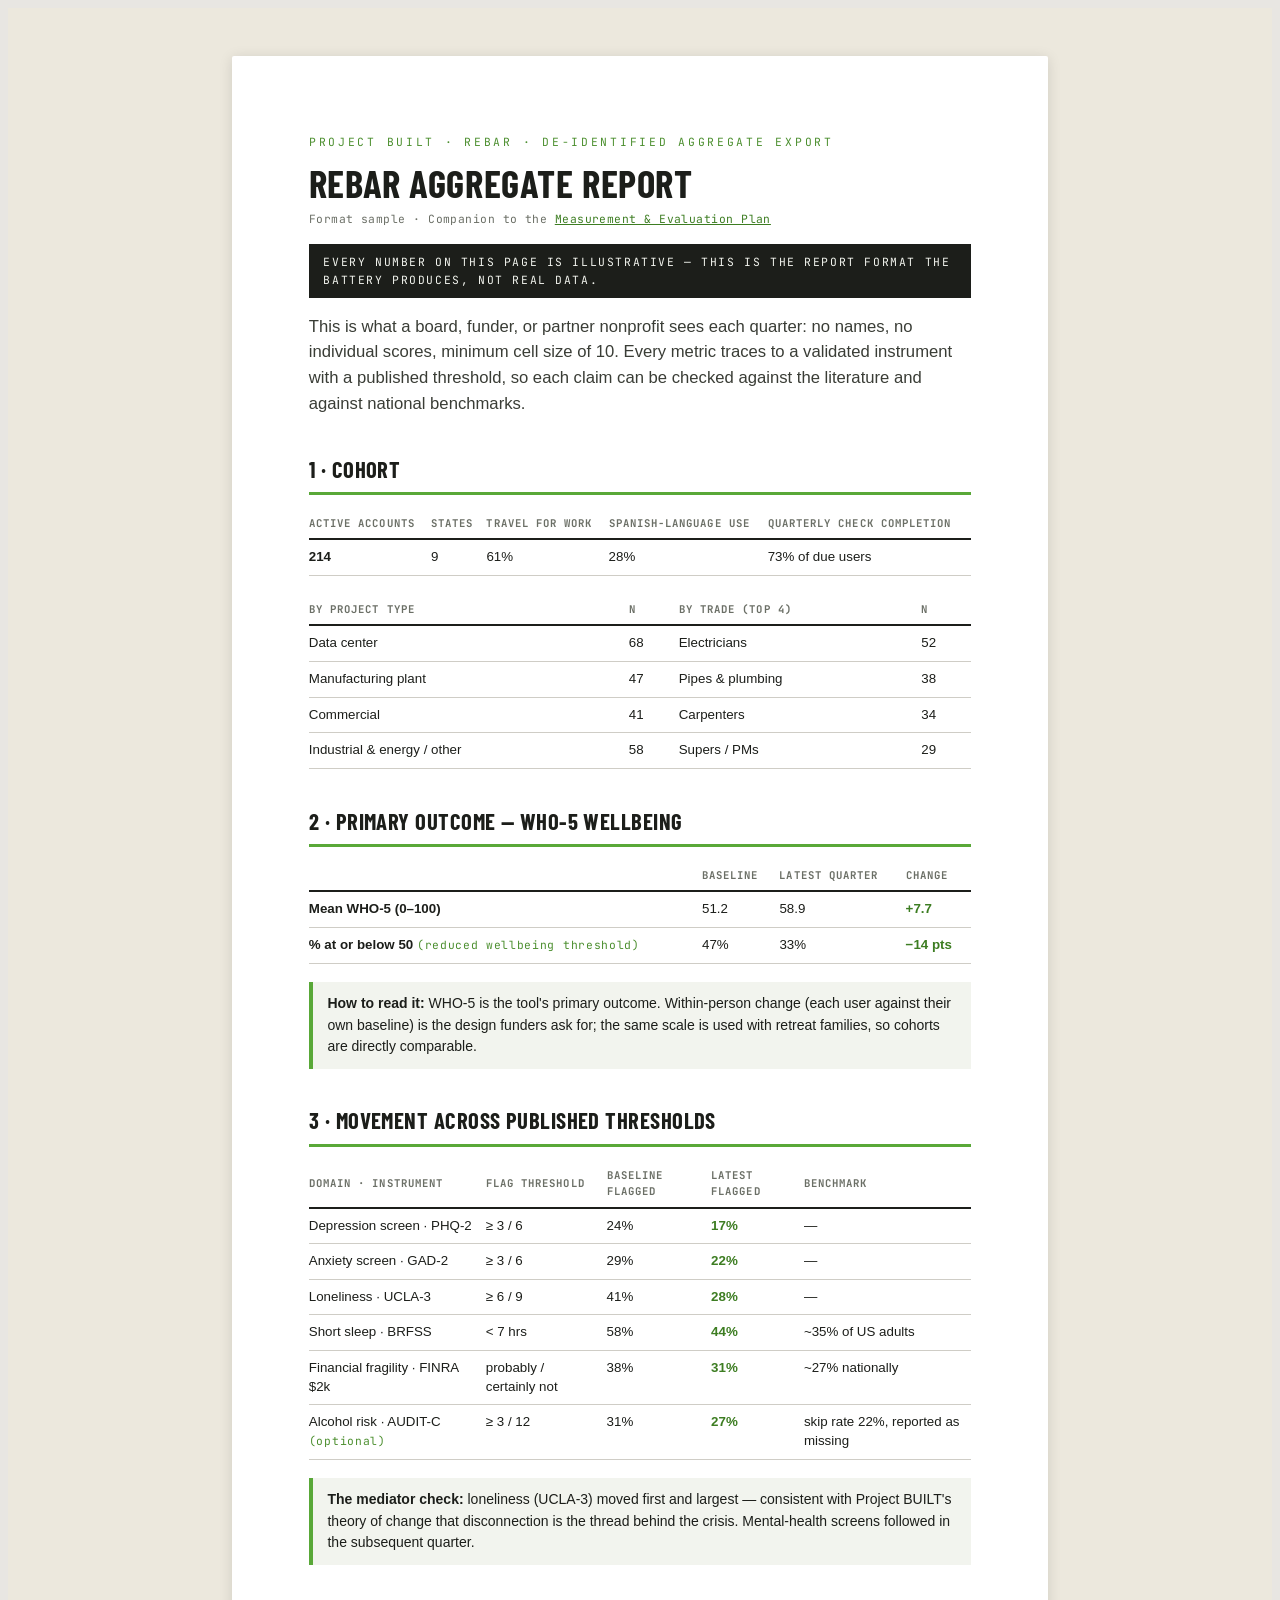
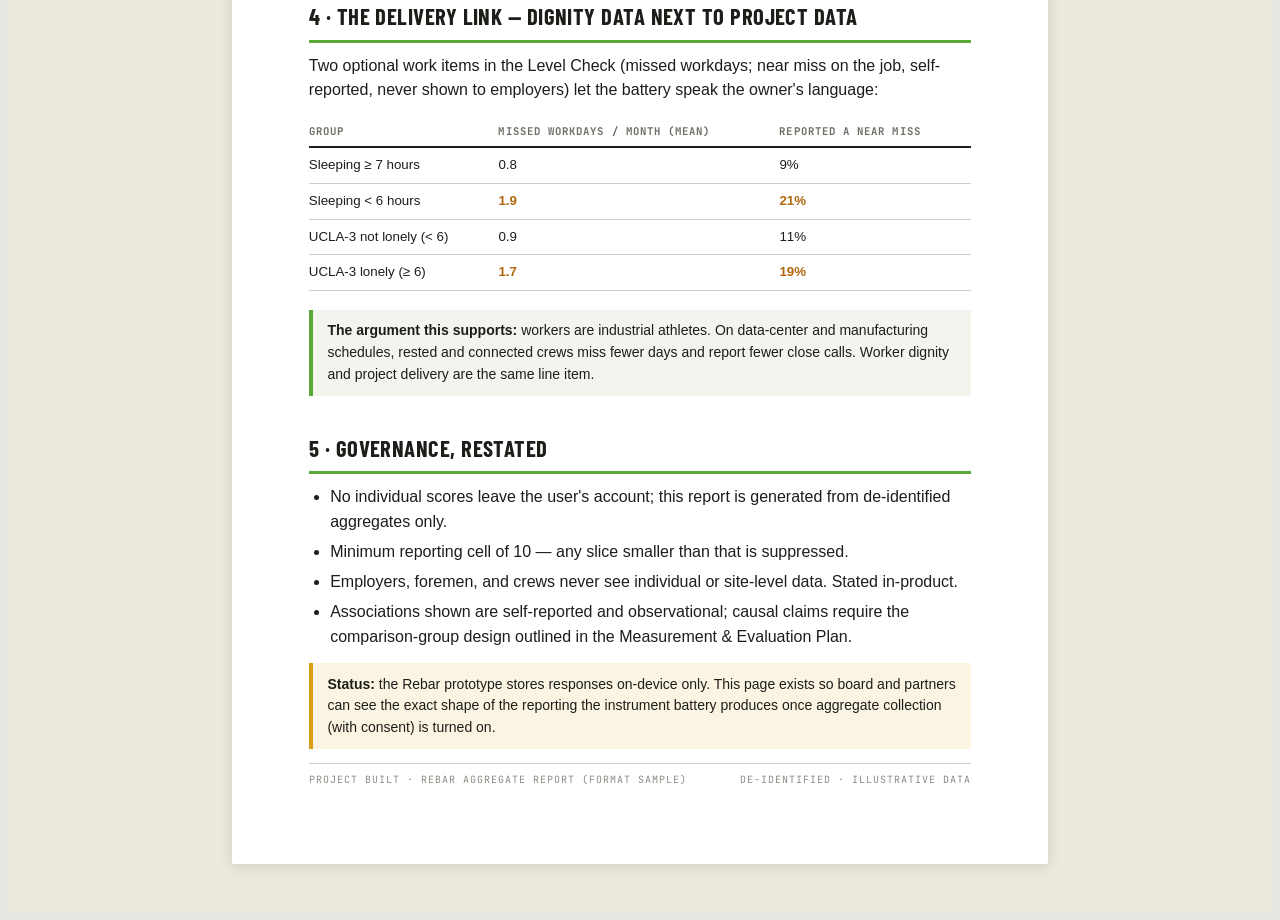
<file: Rebar Board Report.html>
<!DOCTYPE html>
<html lang="en">
<head>
<meta charset="UTF-8" />
<meta name="viewport" content="width=device-width, initial-scale=1.0" />
<title>Rebar Aggregate Report — Project BUILT</title>
<link rel="preconnect" href="https://fonts.googleapis.com" />
<link rel="preconnect" href="https://fonts.gstatic.com" crossorigin="" />
<link href="https://fonts.googleapis.com/css2?family=Barlow+Condensed:wght@600;700&family=Barlow:wght@400;500;600;700&family=JetBrains+Mono:wght@400;500&display=swap" rel="stylesheet" />
<style>
doc-page:not(:defined){visibility:hidden}
body{background:#e8e6e2;font-family:'Barlow',system-ui,sans-serif;color:#1c1e1a;font-size:12pt;line-height:1.55;}
h1{font-family:'Barlow Condensed';font-weight:700;text-transform:uppercase;font-size:29pt;line-height:1;letter-spacing:.015em;margin:0 0 4pt;}
h2{font-family:'Barlow Condensed';font-weight:700;text-transform:uppercase;font-size:17pt;letter-spacing:.02em;margin:26pt 0 8pt;border-bottom:2.5pt solid #59a838;padding-bottom:4pt;}
p{margin:0 0 9pt;}
.kick{font-family:'JetBrains Mono',monospace;font-size:8.5pt;letter-spacing:.24em;text-transform:uppercase;color:#4c8f2f;margin:0 0 10pt;}
.meta{font-family:'JetBrains Mono',monospace;font-size:8.5pt;color:#6b6f66;letter-spacing:.04em;margin:6pt 0 0;}
.lede{font-size:12.5pt;color:#3a3d36;}
table{width:100%;border-collapse:collapse;font-size:10pt;margin:10pt 0 14pt;}
th{font-family:'JetBrains Mono',monospace;font-size:8pt;letter-spacing:.1em;text-transform:uppercase;text-align:left;color:#6b6f66;border-bottom:1.5pt solid #1c1e1a;padding:5pt 8pt 5pt 0;}
td{border-bottom:.75pt solid #cfcdc6;padding:6pt 8pt 6pt 0;vertical-align:top;line-height:1.4;}
td b{font-weight:600;}
.tagline{font-family:'JetBrains Mono',monospace;font-size:8.5pt;color:#4c8f2f;letter-spacing:.06em;}
.up{color:#3d7d22;font-weight:600;}
.dn{color:#b0680f;font-weight:600;}
.note{background:#fbf4e2;border-left:3pt solid #d9a016;padding:8pt 11pt;font-size:10.5pt;margin:10pt 0;}
.mock{background:#1c1e1a;color:#f2f4ee;font-family:'JetBrains Mono',monospace;font-size:8.5pt;letter-spacing:.14em;text-transform:uppercase;padding:7pt 11pt;margin:12pt 0 0;}
.why{background:#f2f4ee;border-left:3pt solid #59a838;padding:8pt 11pt;font-size:10.5pt;margin:6pt 0 10pt;}
ul{margin:0 0 10pt;padding-left:16pt;}
li{margin-bottom:4pt;}
a{color:#3d7d22;}
.ftr{display:flex;justify-content:space-between;font-family:'JetBrains Mono',monospace;font-size:7.5pt;letter-spacing:.1em;text-transform:uppercase;color:#8a8d84;border-top:.75pt solid #cfcdc6;padding-top:6pt;}
</style>
</head>
<body>
<doc-page size="letter" margin="0.8in">
  <div slot="footer" class="ftr"><span>Project BUILT · Rebar Aggregate Report (format sample)</span><span>De-identified · Illustrative data</span></div>

  <p class="kick">Project BUILT · Rebar · De-identified aggregate export</p>
  <h1>Rebar Aggregate Report</h1>
  <p class="meta">Format sample · Companion to the <a href="Rebar Measurement Plan.html">Measurement &amp; Evaluation Plan</a></p>
  <div class="mock">Every number on this page is illustrative — this is the report FORMAT the battery produces, not real data.</div>

  <p class="lede" style="margin-top:12pt;">This is what a board, funder, or partner nonprofit sees each quarter: no names, no individual scores, minimum cell size of 10. Every metric traces to a validated instrument with a published threshold, so each claim can be checked against the literature and against national benchmarks.</p>

  <h2>1 · Cohort</h2>
  <table>
    <thead><tr><th>Active accounts</th><th>States</th><th>Travel for work</th><th>Spanish-language use</th><th>Quarterly check completion</th></tr></thead>
    <tbody><tr><td><b>214</b></td><td>9</td><td>61%</td><td>28%</td><td>73% of due users</td></tr></tbody>
  </table>
  <table>
    <thead><tr><th>By project type</th><th>n</th><th>By trade (top 4)</th><th>n</th></tr></thead>
    <tbody>
      <tr><td>Data center</td><td>68</td><td>Electricians</td><td>52</td></tr>
      <tr><td>Manufacturing plant</td><td>47</td><td>Pipes &amp; plumbing</td><td>38</td></tr>
      <tr><td>Commercial</td><td>41</td><td>Carpenters</td><td>34</td></tr>
      <tr><td>Industrial &amp; energy / other</td><td>58</td><td>Supers / PMs</td><td>29</td></tr>
    </tbody>
  </table>

  <h2>2 · Primary outcome — WHO-5 wellbeing</h2>
  <table>
    <thead><tr><th></th><th>Baseline</th><th>Latest quarter</th><th>Change</th></tr></thead>
    <tbody>
      <tr><td><b>Mean WHO-5 (0–100)</b></td><td>51.2</td><td>58.9</td><td class="up">+7.7</td></tr>
      <tr><td><b>% at or below 50</b> <span class="tagline">(reduced wellbeing threshold)</span></td><td>47%</td><td>33%</td><td class="up">−14 pts</td></tr>
    </tbody>
  </table>
  <div class="why"><b>How to read it:</b> WHO-5 is the tool's primary outcome. Within-person change (each user against their own baseline) is the design funders ask for; the same scale is used with retreat families, so cohorts are directly comparable.</div>

  <h2>3 · Movement across published thresholds</h2>
  <table>
    <thead><tr><th>Domain · instrument</th><th>Flag threshold</th><th>Baseline flagged</th><th>Latest flagged</th><th>Benchmark</th></tr></thead>
    <tbody>
      <tr><td>Depression screen · PHQ-2</td><td>≥ 3 / 6</td><td>24%</td><td class="up">17%</td><td>—</td></tr>
      <tr><td>Anxiety screen · GAD-2</td><td>≥ 3 / 6</td><td>29%</td><td class="up">22%</td><td>—</td></tr>
      <tr><td>Loneliness · UCLA-3</td><td>≥ 6 / 9</td><td>41%</td><td class="up">28%</td><td>—</td></tr>
      <tr><td>Short sleep · BRFSS</td><td>&lt; 7 hrs</td><td>58%</td><td class="up">44%</td><td>~35% of US adults</td></tr>
      <tr><td>Financial fragility · FINRA $2k</td><td>probably / certainly not</td><td>38%</td><td class="up">31%</td><td>~27% nationally</td></tr>
      <tr><td>Alcohol risk · AUDIT-C <span class="tagline">(optional)</span></td><td>≥ 3 / 12</td><td>31%</td><td class="up">27%</td><td>skip rate 22%, reported as missing</td></tr>
    </tbody>
  </table>
  <div class="why"><b>The mediator check:</b> loneliness (UCLA-3) moved first and largest — consistent with Project BUILT's theory of change that disconnection is the thread behind the crisis. Mental-health screens followed in the subsequent quarter.</div>

  <h2>4 · The delivery link — dignity data next to project data</h2>
  <p>Two optional work items in the Level Check (missed workdays; near miss on the job, self-reported, never shown to employers) let the battery speak the owner's language:</p>
  <table>
    <thead><tr><th>Group</th><th>Missed workdays / month (mean)</th><th>Reported a near miss</th></tr></thead>
    <tbody>
      <tr><td>Sleeping ≥ 7 hours</td><td>0.8</td><td>9%</td></tr>
      <tr><td>Sleeping &lt; 6 hours</td><td class="dn">1.9</td><td class="dn">21%</td></tr>
      <tr><td>UCLA-3 not lonely (&lt; 6)</td><td>0.9</td><td>11%</td></tr>
      <tr><td>UCLA-3 lonely (≥ 6)</td><td class="dn">1.7</td><td class="dn">19%</td></tr>
    </tbody>
  </table>
  <div class="why"><b>The argument this supports:</b> workers are industrial athletes. On data-center and manufacturing schedules, rested and connected crews miss fewer days and report fewer close calls. Worker dignity and project delivery are the same line item.</div>

  <h2>5 · Governance, restated</h2>
  <ul>
    <li>No individual scores leave the user's account; this report is generated from de-identified aggregates only.</li>
    <li>Minimum reporting cell of 10 — any slice smaller than that is suppressed.</li>
    <li>Employers, foremen, and crews never see individual or site-level data. Stated in-product.</li>
    <li>Associations shown are self-reported and observational; causal claims require the comparison-group design outlined in the Measurement &amp; Evaluation Plan.</li>
  </ul>
  <div class="note"><b>Status:</b> the Rebar prototype stores responses on-device only. This page exists so board and partners can see the exact shape of the reporting the instrument battery produces once aggregate collection (with consent) is turned on.</div>
</doc-page>
<script src="assets/doc-page.js"></script>
</body>
</html>
</file>
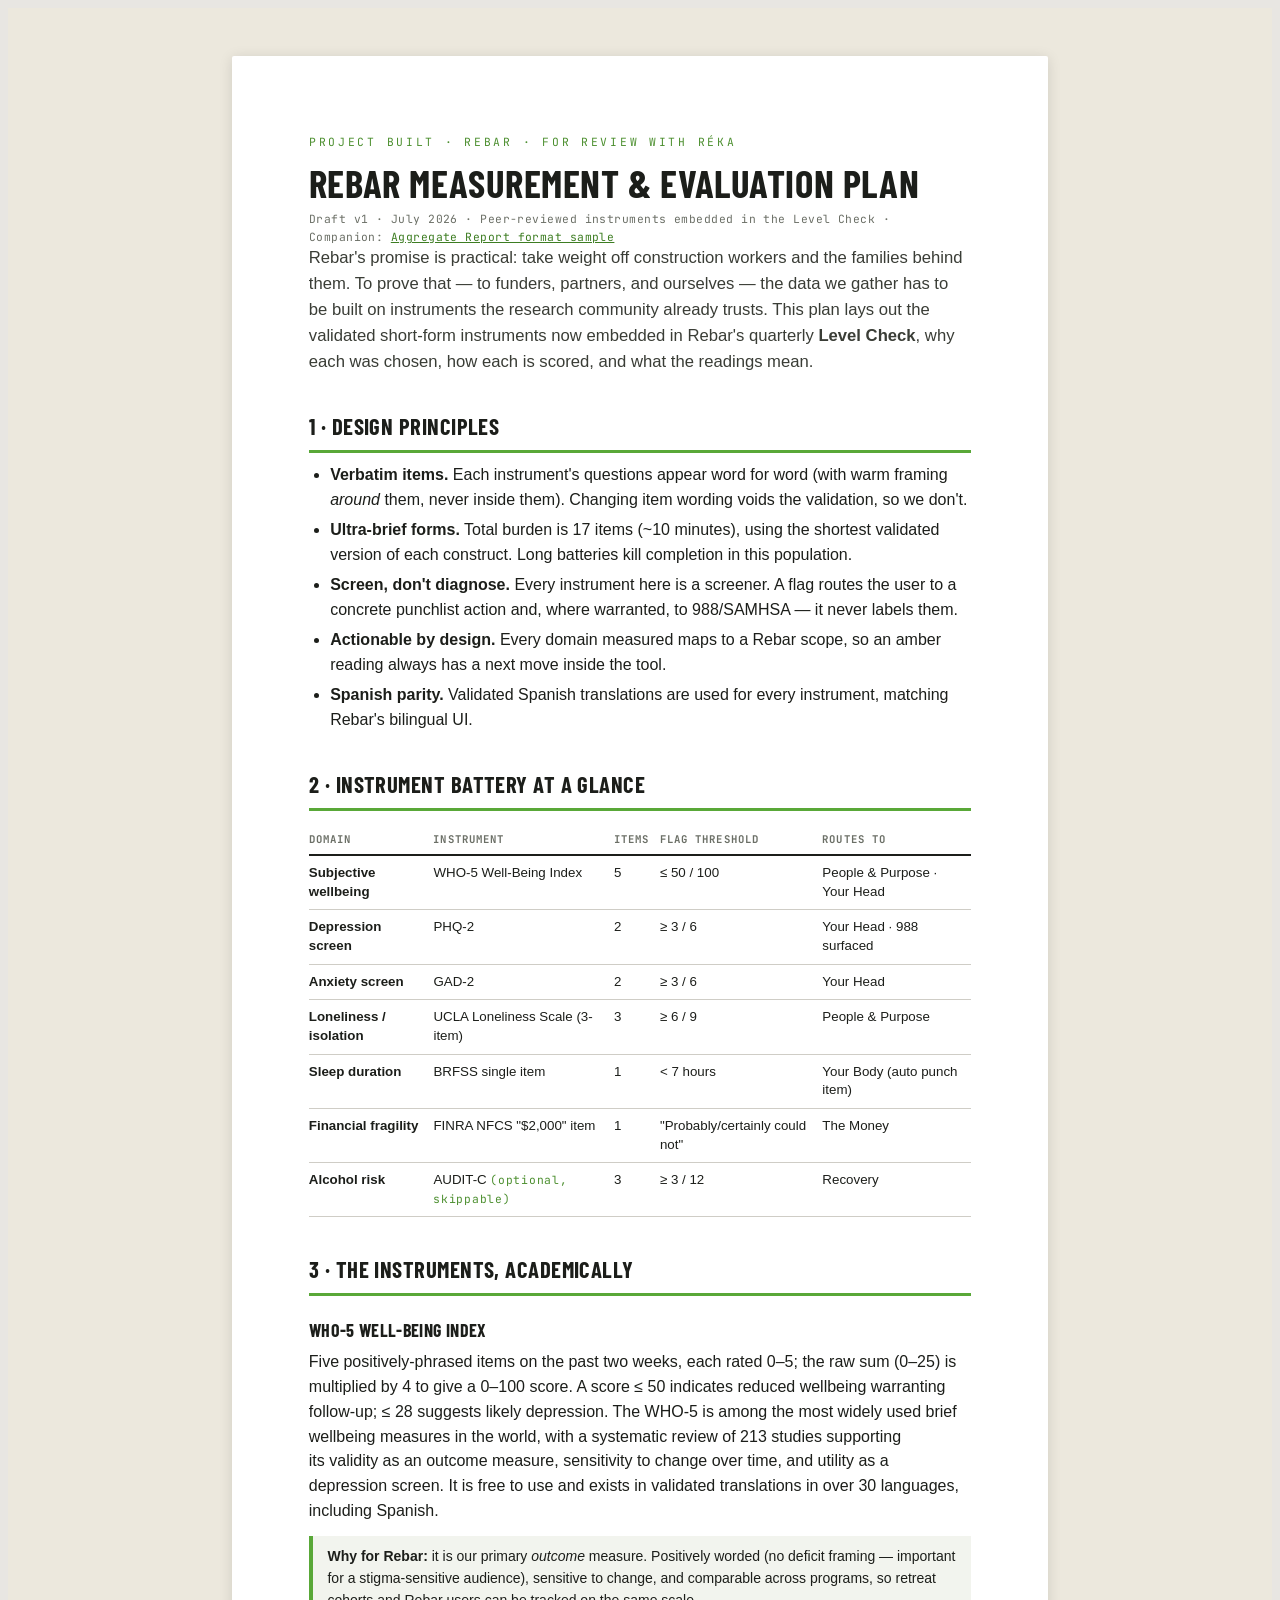
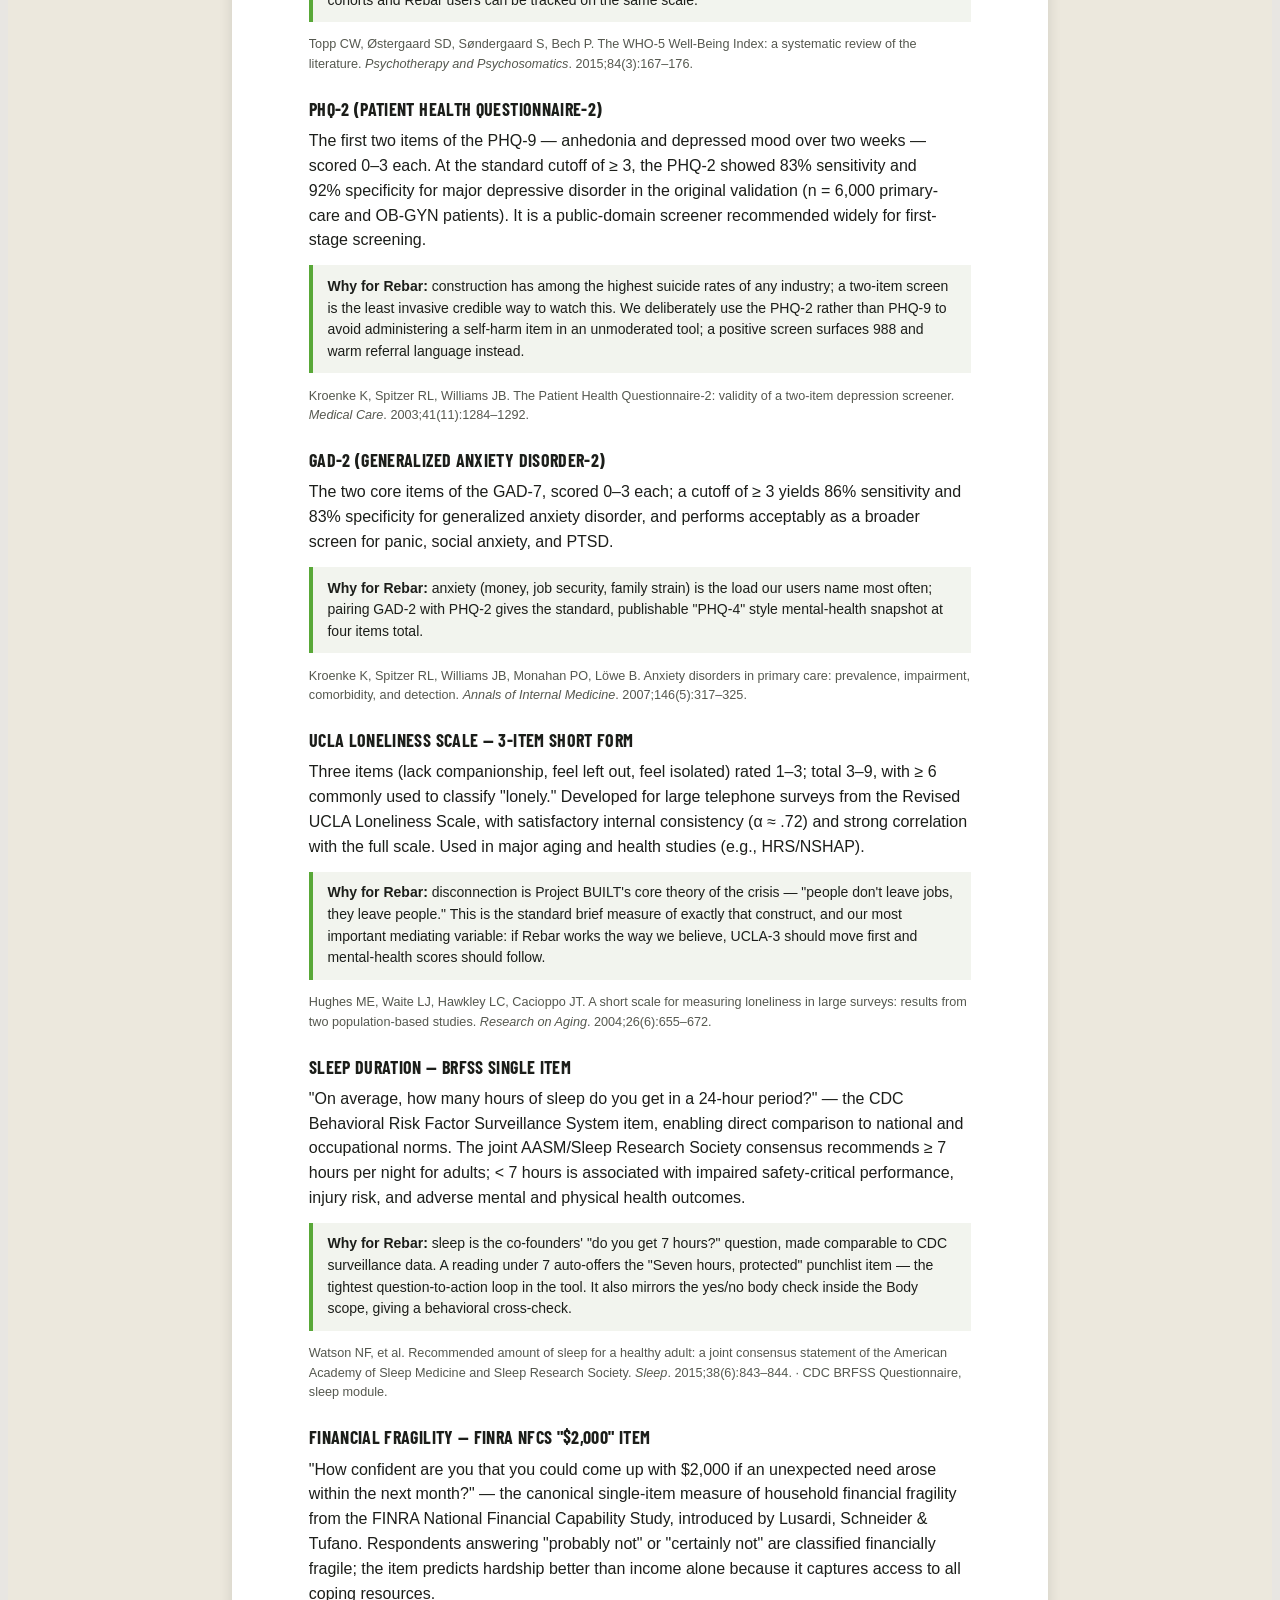
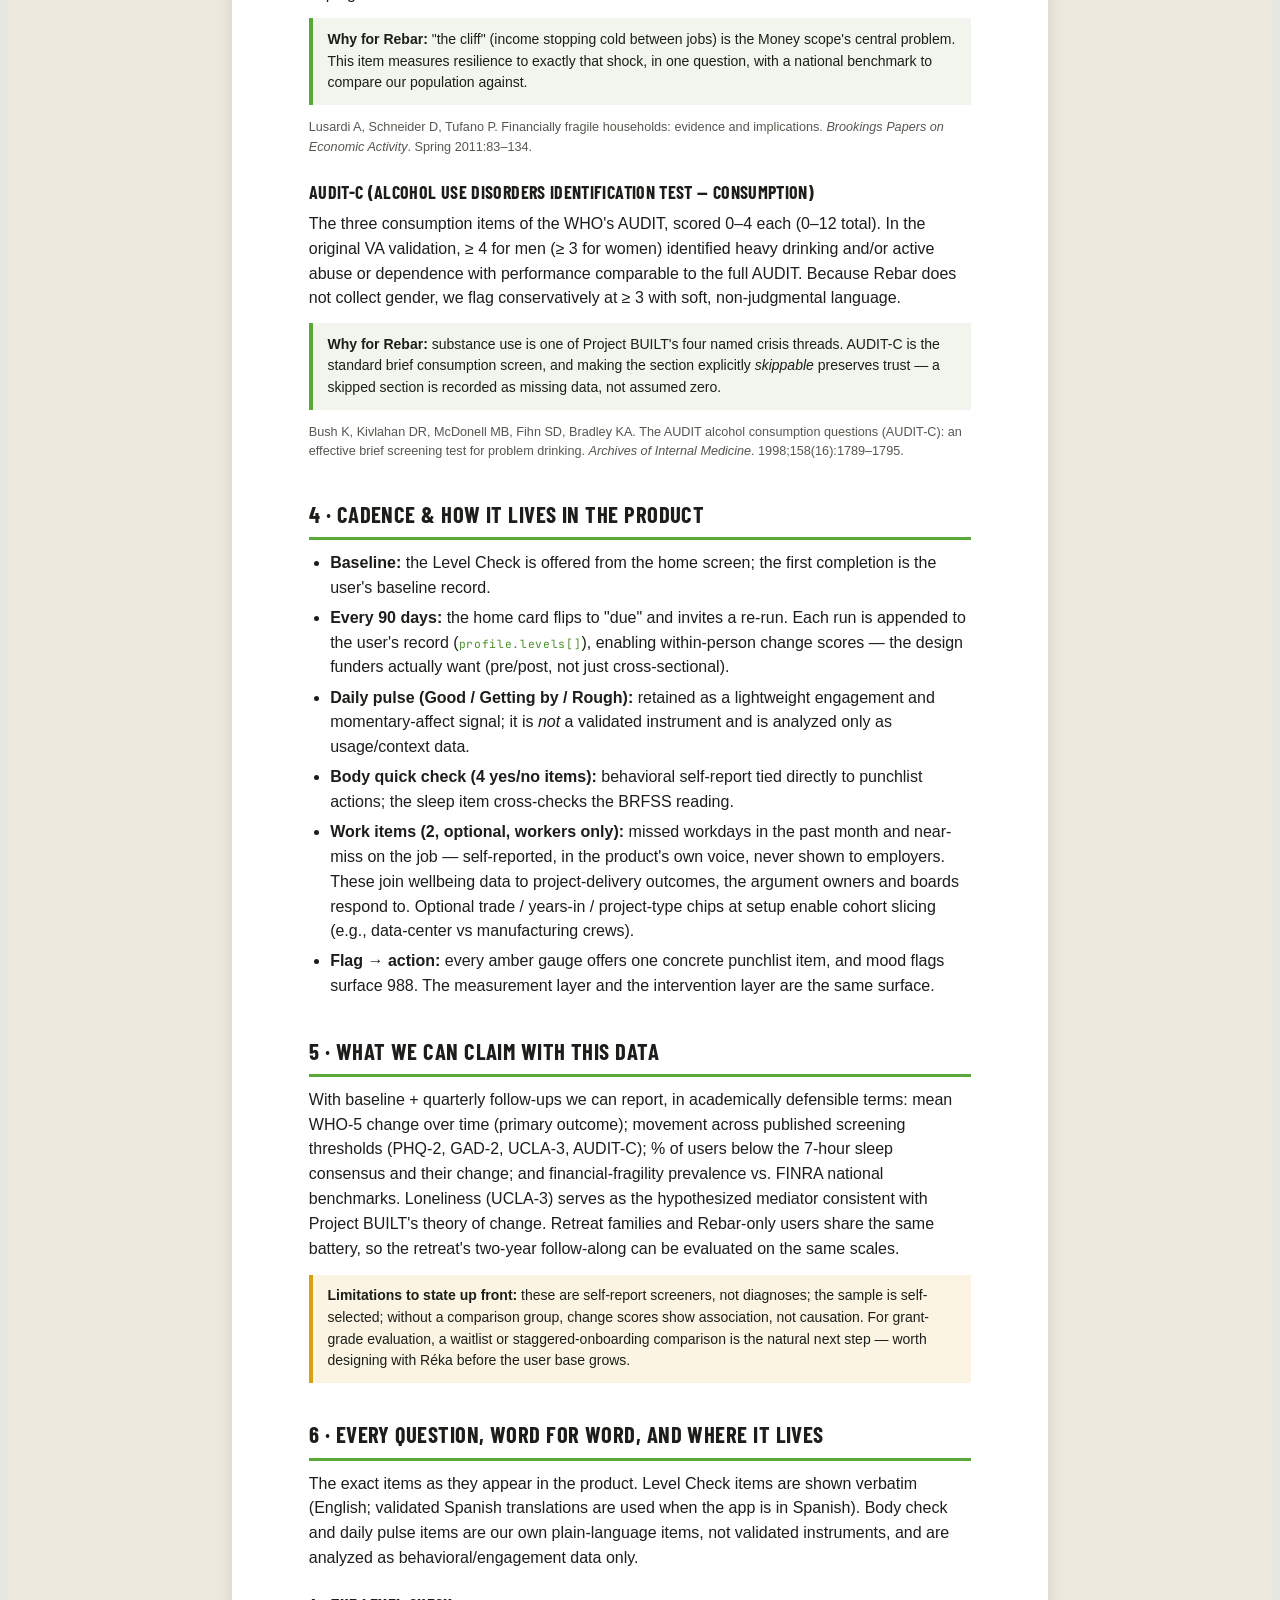
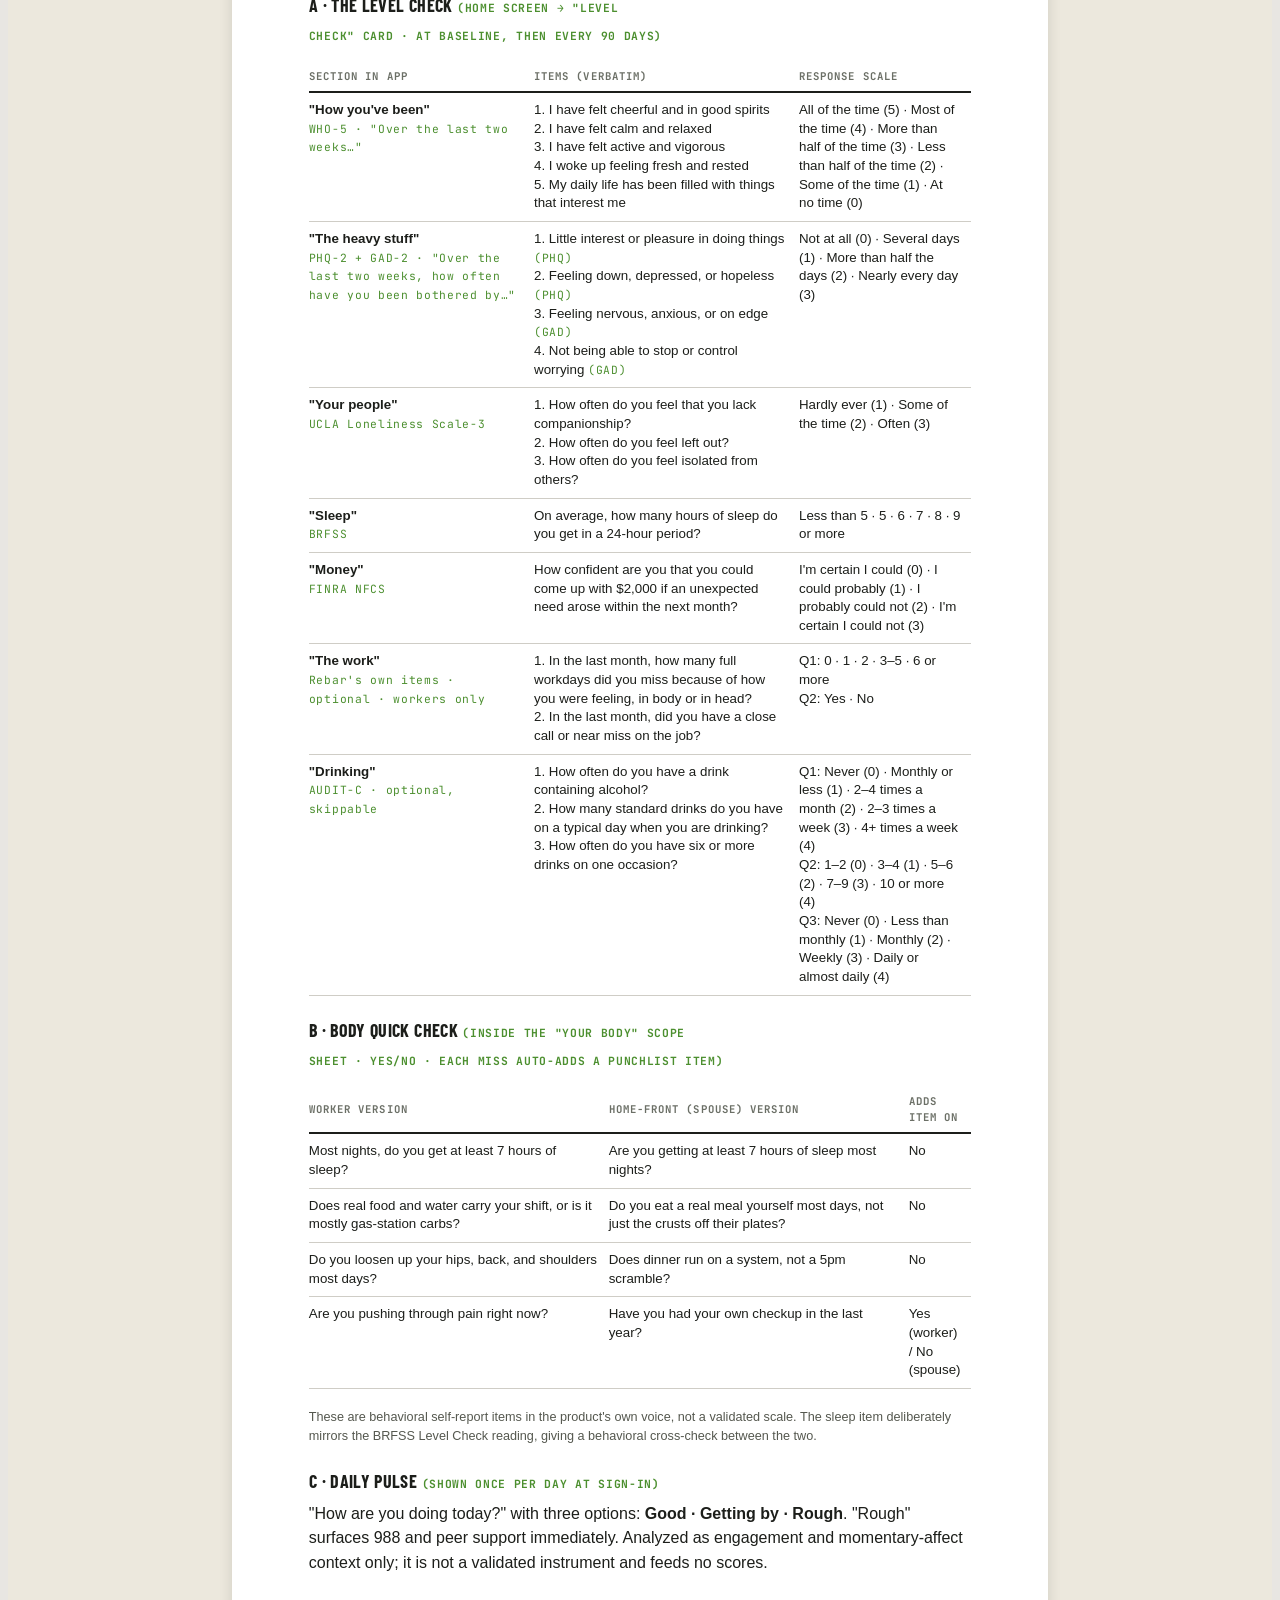
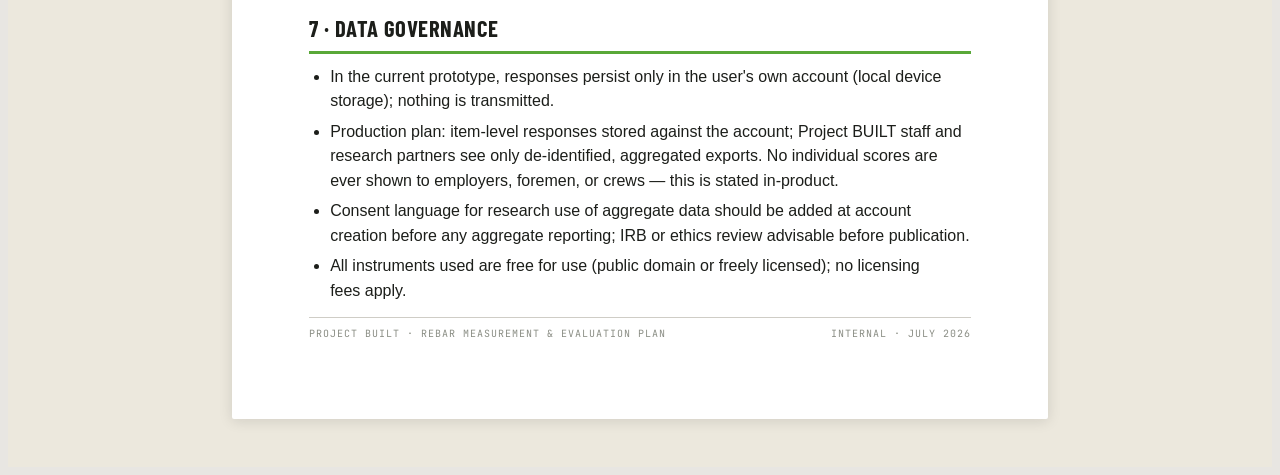
<file: Rebar Measurement Plan.html>
<!DOCTYPE html>
<html lang="en">
<head>
<meta charset="UTF-8" />
<meta name="viewport" content="width=device-width, initial-scale=1.0" />
<title>Rebar Measurement &amp; Evaluation Plan — Project BUILT</title>
<link rel="preconnect" href="https://fonts.googleapis.com" />
<link rel="preconnect" href="https://fonts.gstatic.com" crossorigin="" />
<link href="https://fonts.googleapis.com/css2?family=Barlow+Condensed:wght@600;700&family=Barlow:wght@400;500;600;700&family=JetBrains+Mono:wght@400;500&display=swap" rel="stylesheet" />
<style>
doc-page:not(:defined){visibility:hidden}
body{background:#e8e6e2;font-family:'Barlow',system-ui,sans-serif;color:#1c1e1a;font-size:12pt;line-height:1.55;}
h1{font-family:'Barlow Condensed';font-weight:700;text-transform:uppercase;font-size:29pt;line-height:1;letter-spacing:.015em;margin:0 0 4pt;}
h2{font-family:'Barlow Condensed';font-weight:700;text-transform:uppercase;font-size:17pt;letter-spacing:.02em;margin:26pt 0 8pt;border-bottom:2.5pt solid #59a838;padding-bottom:4pt;}
h3{font-family:'Barlow Condensed';font-weight:700;text-transform:uppercase;font-size:13.5pt;letter-spacing:.02em;margin:16pt 0 4pt;}
p{margin:0 0 9pt;}
.kick{font-family:'JetBrains Mono',monospace;font-size:8.5pt;letter-spacing:.24em;text-transform:uppercase;color:#4c8f2f;margin:0 0 10pt;}
.meta{font-family:'JetBrains Mono',monospace;font-size:8.5pt;color:#6b6f66;letter-spacing:.04em;margin:6pt 0 0;}
.lede{font-size:12.5pt;color:#3a3d36;}
table{width:100%;border-collapse:collapse;font-size:10pt;margin:10pt 0 14pt;}
th{font-family:'JetBrains Mono',monospace;font-size:8pt;letter-spacing:.1em;text-transform:uppercase;text-align:left;color:#6b6f66;border-bottom:1.5pt solid #1c1e1a;padding:5pt 8pt 5pt 0;}
td{border-bottom:.75pt solid #cfcdc6;padding:6pt 8pt 6pt 0;vertical-align:top;line-height:1.4;}
td b{font-weight:600;}
.tagline{font-family:'JetBrains Mono',monospace;font-size:8.5pt;color:#4c8f2f;letter-spacing:.06em;}
.inst{break-inside:avoid;margin-bottom:6pt;}
.inst .why{background:#f2f4ee;border-left:3pt solid #59a838;padding:8pt 11pt;font-size:10.5pt;margin:6pt 0 10pt;}
.cite{font-size:9.5pt;color:#55584f;margin:2pt 0 0;}
ul{margin:0 0 10pt;padding-left:16pt;}
li{margin-bottom:4pt;}
.note{background:#fbf4e2;border-left:3pt solid #d9a016;padding:8pt 11pt;font-size:10.5pt;margin:10pt 0;}
.ftr{display:flex;justify-content:space-between;font-family:'JetBrains Mono',monospace;font-size:7.5pt;letter-spacing:.1em;text-transform:uppercase;color:#8a8d84;border-top:.75pt solid #cfcdc6;padding-top:6pt;}
</style>
</head>
<body>
<doc-page size="letter" margin="0.8in">
  <div slot="footer" class="ftr"><span>Project BUILT · Rebar Measurement &amp; Evaluation Plan</span><span>Internal · July 2026</span></div>

  <p class="kick">Project BUILT · Rebar · For review with Réka</p>
  <h1>Rebar Measurement &amp; Evaluation Plan</h1>
  <p class="meta">Draft v1 · July 2026 · Peer-reviewed instruments embedded in the Level Check · Companion: <a href="Rebar Board Report.html" style="color:#3d7d22;">Aggregate Report format sample</a></p>

  <p class="lede">Rebar's promise is practical: take weight off construction workers and the families behind them. To prove that — to funders, partners, and ourselves — the data we gather has to be built on instruments the research community already trusts. This plan lays out the validated short-form instruments now embedded in Rebar's quarterly <b>Level Check</b>, why each was chosen, how each is scored, and what the readings mean.</p>

  <h2>1 · Design principles</h2>
  <ul>
    <li><b>Verbatim items.</b> Each instrument's questions appear word for word (with warm framing <i>around</i> them, never inside them). Changing item wording voids the validation, so we don't.</li>
    <li><b>Ultra-brief forms.</b> Total burden is 17 items (~10 minutes), using the shortest validated version of each construct. Long batteries kill completion in this population.</li>
    <li><b>Screen, don't diagnose.</b> Every instrument here is a screener. A flag routes the user to a concrete punchlist action and, where warranted, to 988/SAMHSA — it never labels them.</li>
    <li><b>Actionable by design.</b> Every domain measured maps to a Rebar scope, so an amber reading always has a next move inside the tool.</li>
    <li><b>Spanish parity.</b> Validated Spanish translations are used for every instrument, matching Rebar's bilingual UI.</li>
  </ul>

  <h2>2 · Instrument battery at a glance</h2>
  <table>
    <thead><tr><th>Domain</th><th>Instrument</th><th>Items</th><th>Flag threshold</th><th>Routes to</th></tr></thead>
    <tbody>
      <tr><td><b>Subjective wellbeing</b></td><td>WHO-5 Well-Being Index</td><td>5</td><td>≤ 50 / 100</td><td>People &amp; Purpose · Your Head</td></tr>
      <tr><td><b>Depression screen</b></td><td>PHQ-2</td><td>2</td><td>≥ 3 / 6</td><td>Your Head · 988 surfaced</td></tr>
      <tr><td><b>Anxiety screen</b></td><td>GAD-2</td><td>2</td><td>≥ 3 / 6</td><td>Your Head</td></tr>
      <tr><td><b>Loneliness / isolation</b></td><td>UCLA Loneliness Scale (3-item)</td><td>3</td><td>≥ 6 / 9</td><td>People &amp; Purpose</td></tr>
      <tr><td><b>Sleep duration</b></td><td>BRFSS single item</td><td>1</td><td>&lt; 7 hours</td><td>Your Body (auto punch item)</td></tr>
      <tr><td><b>Financial fragility</b></td><td>FINRA NFCS "$2,000" item</td><td>1</td><td>"Probably/certainly could not"</td><td>The Money</td></tr>
      <tr><td><b>Alcohol risk</b></td><td>AUDIT-C <span class="tagline">(optional, skippable)</span></td><td>3</td><td>≥ 3 / 12</td><td>Recovery</td></tr>
    </tbody>
  </table>

  <h2>3 · The instruments, academically</h2>

  <div class="inst">
    <h3>WHO-5 Well-Being Index</h3>
    <p>Five positively-phrased items on the past two weeks, each rated 0–5; the raw sum (0–25) is multiplied by 4 to give a 0–100 score. A score ≤ 50 indicates reduced wellbeing warranting follow-up; ≤ 28 suggests likely depression. The WHO-5 is among the most widely used brief wellbeing measures in the world, with a systematic review of 213 studies supporting its validity as an outcome measure, sensitivity to change over time, and utility as a depression screen. It is free to use and exists in validated translations in over 30 languages, including Spanish.</p>
    <div class="why"><b>Why for Rebar:</b> it is our primary <i>outcome</i> measure. Positively worded (no deficit framing — important for a stigma-sensitive audience), sensitive to change, and comparable across programs, so retreat cohorts and Rebar users can be tracked on the same scale.</div>
    <p class="cite">Topp CW, Østergaard SD, Søndergaard S, Bech P. The WHO-5 Well-Being Index: a systematic review of the literature. <i>Psychotherapy and Psychosomatics</i>. 2015;84(3):167–176.</p>
  </div>

  <div class="inst">
    <h3>PHQ-2 (Patient Health Questionnaire-2)</h3>
    <p>The first two items of the PHQ-9 — anhedonia and depressed mood over two weeks — scored 0–3 each. At the standard cutoff of ≥ 3, the PHQ-2 showed 83% sensitivity and 92% specificity for major depressive disorder in the original validation (n = 6,000 primary-care and OB-GYN patients). It is a public-domain screener recommended widely for first-stage screening.</p>
    <div class="why"><b>Why for Rebar:</b> construction has among the highest suicide rates of any industry; a two-item screen is the least invasive credible way to watch this. We deliberately use the PHQ-2 rather than PHQ-9 to avoid administering a self-harm item in an unmoderated tool; a positive screen surfaces 988 and warm referral language instead.</div>
    <p class="cite">Kroenke K, Spitzer RL, Williams JB. The Patient Health Questionnaire-2: validity of a two-item depression screener. <i>Medical Care</i>. 2003;41(11):1284–1292.</p>
  </div>

  <div class="inst">
    <h3>GAD-2 (Generalized Anxiety Disorder-2)</h3>
    <p>The two core items of the GAD-7, scored 0–3 each; a cutoff of ≥ 3 yields 86% sensitivity and 83% specificity for generalized anxiety disorder, and performs acceptably as a broader screen for panic, social anxiety, and PTSD.</p>
    <div class="why"><b>Why for Rebar:</b> anxiety (money, job security, family strain) is the load our users name most often; pairing GAD-2 with PHQ-2 gives the standard, publishable "PHQ-4" style mental-health snapshot at four items total.</div>
    <p class="cite">Kroenke K, Spitzer RL, Williams JB, Monahan PO, Löwe B. Anxiety disorders in primary care: prevalence, impairment, comorbidity, and detection. <i>Annals of Internal Medicine</i>. 2007;146(5):317–325.</p>
  </div>

  <div class="inst">
    <h3>UCLA Loneliness Scale — 3-item short form</h3>
    <p>Three items (lack companionship, feel left out, feel isolated) rated 1–3; total 3–9, with ≥ 6 commonly used to classify "lonely." Developed for large telephone surveys from the Revised UCLA Loneliness Scale, with satisfactory internal consistency (α ≈ .72) and strong correlation with the full scale. Used in major aging and health studies (e.g., HRS/NSHAP).</p>
    <div class="why"><b>Why for Rebar:</b> disconnection is Project BUILT's core theory of the crisis — "people don't leave jobs, they leave people." This is the standard brief measure of exactly that construct, and our most important mediating variable: if Rebar works the way we believe, UCLA-3 should move first and mental-health scores should follow.</div>
    <p class="cite">Hughes ME, Waite LJ, Hawkley LC, Cacioppo JT. A short scale for measuring loneliness in large surveys: results from two population-based studies. <i>Research on Aging</i>. 2004;26(6):655–672.</p>
  </div>

  <div class="inst">
    <h3>Sleep duration — BRFSS single item</h3>
    <p>"On average, how many hours of sleep do you get in a 24-hour period?" — the CDC Behavioral Risk Factor Surveillance System item, enabling direct comparison to national and occupational norms. The joint AASM/Sleep Research Society consensus recommends ≥ 7 hours per night for adults; &lt; 7 hours is associated with impaired safety-critical performance, injury risk, and adverse mental and physical health outcomes.</p>
    <div class="why"><b>Why for Rebar:</b> sleep is the co-founders' "do you get 7 hours?" question, made comparable to CDC surveillance data. A reading under 7 auto-offers the "Seven hours, protected" punchlist item — the tightest question-to-action loop in the tool. It also mirrors the yes/no body check inside the Body scope, giving a behavioral cross-check.</div>
    <p class="cite">Watson NF, et al. Recommended amount of sleep for a healthy adult: a joint consensus statement of the American Academy of Sleep Medicine and Sleep Research Society. <i>Sleep</i>. 2015;38(6):843–844. · CDC BRFSS Questionnaire, sleep module.</p>
  </div>

  <div class="inst">
    <h3>Financial fragility — FINRA NFCS "$2,000" item</h3>
    <p>"How confident are you that you could come up with $2,000 if an unexpected need arose within the next month?" — the canonical single-item measure of household financial fragility from the FINRA National Financial Capability Study, introduced by Lusardi, Schneider &amp; Tufano. Respondents answering "probably not" or "certainly not" are classified financially fragile; the item predicts hardship better than income alone because it captures access to all coping resources.</p>
    <div class="why"><b>Why for Rebar:</b> "the cliff" (income stopping cold between jobs) is the Money scope's central problem. This item measures resilience to exactly that shock, in one question, with a national benchmark to compare our population against.</div>
    <p class="cite">Lusardi A, Schneider D, Tufano P. Financially fragile households: evidence and implications. <i>Brookings Papers on Economic Activity</i>. Spring 2011:83–134.</p>
  </div>

  <div class="inst">
    <h3>AUDIT-C (Alcohol Use Disorders Identification Test — Consumption)</h3>
    <p>The three consumption items of the WHO's AUDIT, scored 0–4 each (0–12 total). In the original VA validation, ≥ 4 for men (≥ 3 for women) identified heavy drinking and/or active abuse or dependence with performance comparable to the full AUDIT. Because Rebar does not collect gender, we flag conservatively at ≥ 3 with soft, non-judgmental language.</p>
    <div class="why"><b>Why for Rebar:</b> substance use is one of Project BUILT's four named crisis threads. AUDIT-C is the standard brief consumption screen, and making the section explicitly <i>skippable</i> preserves trust — a skipped section is recorded as missing data, not assumed zero.</div>
    <p class="cite">Bush K, Kivlahan DR, McDonell MB, Fihn SD, Bradley KA. The AUDIT alcohol consumption questions (AUDIT-C): an effective brief screening test for problem drinking. <i>Archives of Internal Medicine</i>. 1998;158(16):1789–1795.</p>
  </div>

  <h2>4 · Cadence &amp; how it lives in the product</h2>
  <ul>
    <li><b>Baseline:</b> the Level Check is offered from the home screen; the first completion is the user's baseline record.</li>
    <li><b>Every 90 days:</b> the home card flips to "due" and invites a re-run. Each run is appended to the user's record (<span class="tagline">profile.levels[]</span>), enabling within-person change scores — the design funders actually want (pre/post, not just cross-sectional).</li>
    <li><b>Daily pulse (Good / Getting by / Rough):</b> retained as a lightweight engagement and momentary-affect signal; it is <i>not</i> a validated instrument and is analyzed only as usage/context data.</li>
    <li><b>Body quick check (4 yes/no items):</b> behavioral self-report tied directly to punchlist actions; the sleep item cross-checks the BRFSS reading.</li>
    <li><b>Work items (2, optional, workers only):</b> missed workdays in the past month and near-miss on the job — self-reported, in the product's own voice, never shown to employers. These join wellbeing data to project-delivery outcomes, the argument owners and boards respond to. Optional trade / years-in / project-type chips at setup enable cohort slicing (e.g., data-center vs manufacturing crews).</li>
    <li><b>Flag → action:</b> every amber gauge offers one concrete punchlist item, and mood flags surface 988. The measurement layer and the intervention layer are the same surface.</li>
  </ul>

  <h2>5 · What we can claim with this data</h2>
  <p>With baseline + quarterly follow-ups we can report, in academically defensible terms: mean WHO-5 change over time (primary outcome); movement across published screening thresholds (PHQ-2, GAD-2, UCLA-3, AUDIT-C); % of users below the 7-hour sleep consensus and their change; and financial-fragility prevalence vs. FINRA national benchmarks. Loneliness (UCLA-3) serves as the hypothesized mediator consistent with Project BUILT's theory of change. Retreat families and Rebar-only users share the same battery, so the retreat's two-year follow-along can be evaluated on the same scales.</p>

  <div class="note"><b>Limitations to state up front:</b> these are self-report screeners, not diagnoses; the sample is self-selected; without a comparison group, change scores show association, not causation. For grant-grade evaluation, a waitlist or staggered-onboarding comparison is the natural next step — worth designing with Réka before the user base grows.</div>

  <h2>6 · Every question, word for word, and where it lives</h2>
  <p>The exact items as they appear in the product. Level Check items are shown verbatim (English; validated Spanish translations are used when the app is in Spanish). Body check and daily pulse items are our own plain-language items, not validated instruments, and are analyzed as behavioral/engagement data only.</p>

  <h3>A · The Level Check <span class="tagline">(home screen → "Level check" card · at baseline, then every 90 days)</span></h3>

  <table>
    <thead><tr><th style="width:34%">Section in app</th><th>Items (verbatim)</th><th style="width:26%">Response scale</th></tr></thead>
    <tbody>
      <tr>
        <td><b>"How you've been"</b><br /><span class="tagline">WHO-5 · "Over the last two weeks…"</span></td>
        <td>1. I have felt cheerful and in good spirits<br />2. I have felt calm and relaxed<br />3. I have felt active and vigorous<br />4. I woke up feeling fresh and rested<br />5. My daily life has been filled with things that interest me</td>
        <td>All of the time (5) · Most of the time (4) · More than half of the time (3) · Less than half of the time (2) · Some of the time (1) · At no time (0)</td>
      </tr>
      <tr>
        <td><b>"The heavy stuff"</b><br /><span class="tagline">PHQ-2 + GAD-2 · "Over the last two weeks, how often have you been bothered by…"</span></td>
        <td>1. Little interest or pleasure in doing things <span class="tagline">(PHQ)</span><br />2. Feeling down, depressed, or hopeless <span class="tagline">(PHQ)</span><br />3. Feeling nervous, anxious, or on edge <span class="tagline">(GAD)</span><br />4. Not being able to stop or control worrying <span class="tagline">(GAD)</span></td>
        <td>Not at all (0) · Several days (1) · More than half the days (2) · Nearly every day (3)</td>
      </tr>
      <tr>
        <td><b>"Your people"</b><br /><span class="tagline">UCLA Loneliness Scale-3</span></td>
        <td>1. How often do you feel that you lack companionship?<br />2. How often do you feel left out?<br />3. How often do you feel isolated from others?</td>
        <td>Hardly ever (1) · Some of the time (2) · Often (3)</td>
      </tr>
      <tr>
        <td><b>"Sleep"</b><br /><span class="tagline">BRFSS</span></td>
        <td>On average, how many hours of sleep do you get in a 24-hour period?</td>
        <td>Less than 5 · 5 · 6 · 7 · 8 · 9 or more</td>
      </tr>
      <tr>
        <td><b>"Money"</b><br /><span class="tagline">FINRA NFCS</span></td>
        <td>How confident are you that you could come up with $2,000 if an unexpected need arose within the next month?</td>
        <td>I'm certain I could (0) · I could probably (1) · I probably could not (2) · I'm certain I could not (3)</td>
      </tr>
      <tr>
        <td><b>"The work"</b><br /><span class="tagline">Rebar's own items · optional · workers only</span></td>
        <td>1. In the last month, how many full workdays did you miss because of how you were feeling, in body or in head?<br />2. In the last month, did you have a close call or near miss on the job?</td>
        <td>Q1: 0 · 1 · 2 · 3–5 · 6 or more<br />Q2: Yes · No</td>
      </tr>
      <tr>
        <td><b>"Drinking"</b><br /><span class="tagline">AUDIT-C · optional, skippable</span></td>
        <td>1. How often do you have a drink containing alcohol?<br />2. How many standard drinks do you have on a typical day when you are drinking?<br />3. How often do you have six or more drinks on one occasion?</td>
        <td>Q1: Never (0) · Monthly or less (1) · 2–4 times a month (2) · 2–3 times a week (3) · 4+ times a week (4)<br />Q2: 1–2 (0) · 3–4 (1) · 5–6 (2) · 7–9 (3) · 10 or more (4)<br />Q3: Never (0) · Less than monthly (1) · Monthly (2) · Weekly (3) · Daily or almost daily (4)</td>
      </tr>
    </tbody>
  </table>

  <h3>B · Body quick check <span class="tagline">(inside the "Your Body" scope sheet · yes/no · each miss auto-adds a punchlist item)</span></h3>
  <table>
    <thead><tr><th style="width:47%">Worker version</th><th style="width:47%">Home-front (spouse) version</th><th>Adds item on</th></tr></thead>
    <tbody>
      <tr><td>Most nights, do you get at least 7 hours of sleep?</td><td>Are you getting at least 7 hours of sleep most nights?</td><td>No</td></tr>
      <tr><td>Does real food and water carry your shift, or is it mostly gas-station carbs?</td><td>Do you eat a real meal yourself most days, not just the crusts off their plates?</td><td>No</td></tr>
      <tr><td>Do you loosen up your hips, back, and shoulders most days?</td><td>Does dinner run on a system, not a 5pm scramble?</td><td>No</td></tr>
      <tr><td>Are you pushing through pain right now?</td><td>Have you had your own checkup in the last year?</td><td>Yes (worker) / No (spouse)</td></tr>
    </tbody>
  </table>
  <p class="cite">These are behavioral self-report items in the product's own voice, not a validated scale. The sleep item deliberately mirrors the BRFSS Level Check reading, giving a behavioral cross-check between the two.</p>

  <h3>C · Daily pulse <span class="tagline">(shown once per day at sign-in)</span></h3>
  <p>"How are you doing today?" with three options: <b>Good · Getting by · Rough</b>. "Rough" surfaces 988 and peer support immediately. Analyzed as engagement and momentary-affect context only; it is not a validated instrument and feeds no scores.</p>

  <h2>7 · Data governance</h2>
  <ul>
    <li>In the current prototype, responses persist only in the user's own account (local device storage); nothing is transmitted.</li>
    <li>Production plan: item-level responses stored against the account; Project BUILT staff and research partners see only de-identified, aggregated exports. No individual scores are ever shown to employers, foremen, or crews — this is stated in-product.</li>
    <li>Consent language for research use of aggregate data should be added at account creation before any aggregate reporting; IRB or ethics review advisable before publication.</li>
    <li>All instruments used are free for use (public domain or freely licensed); no licensing fees apply.</li>
  </ul>
</doc-page>
<script src="assets/doc-page.js"></script>
</body>
</html>
</file>
